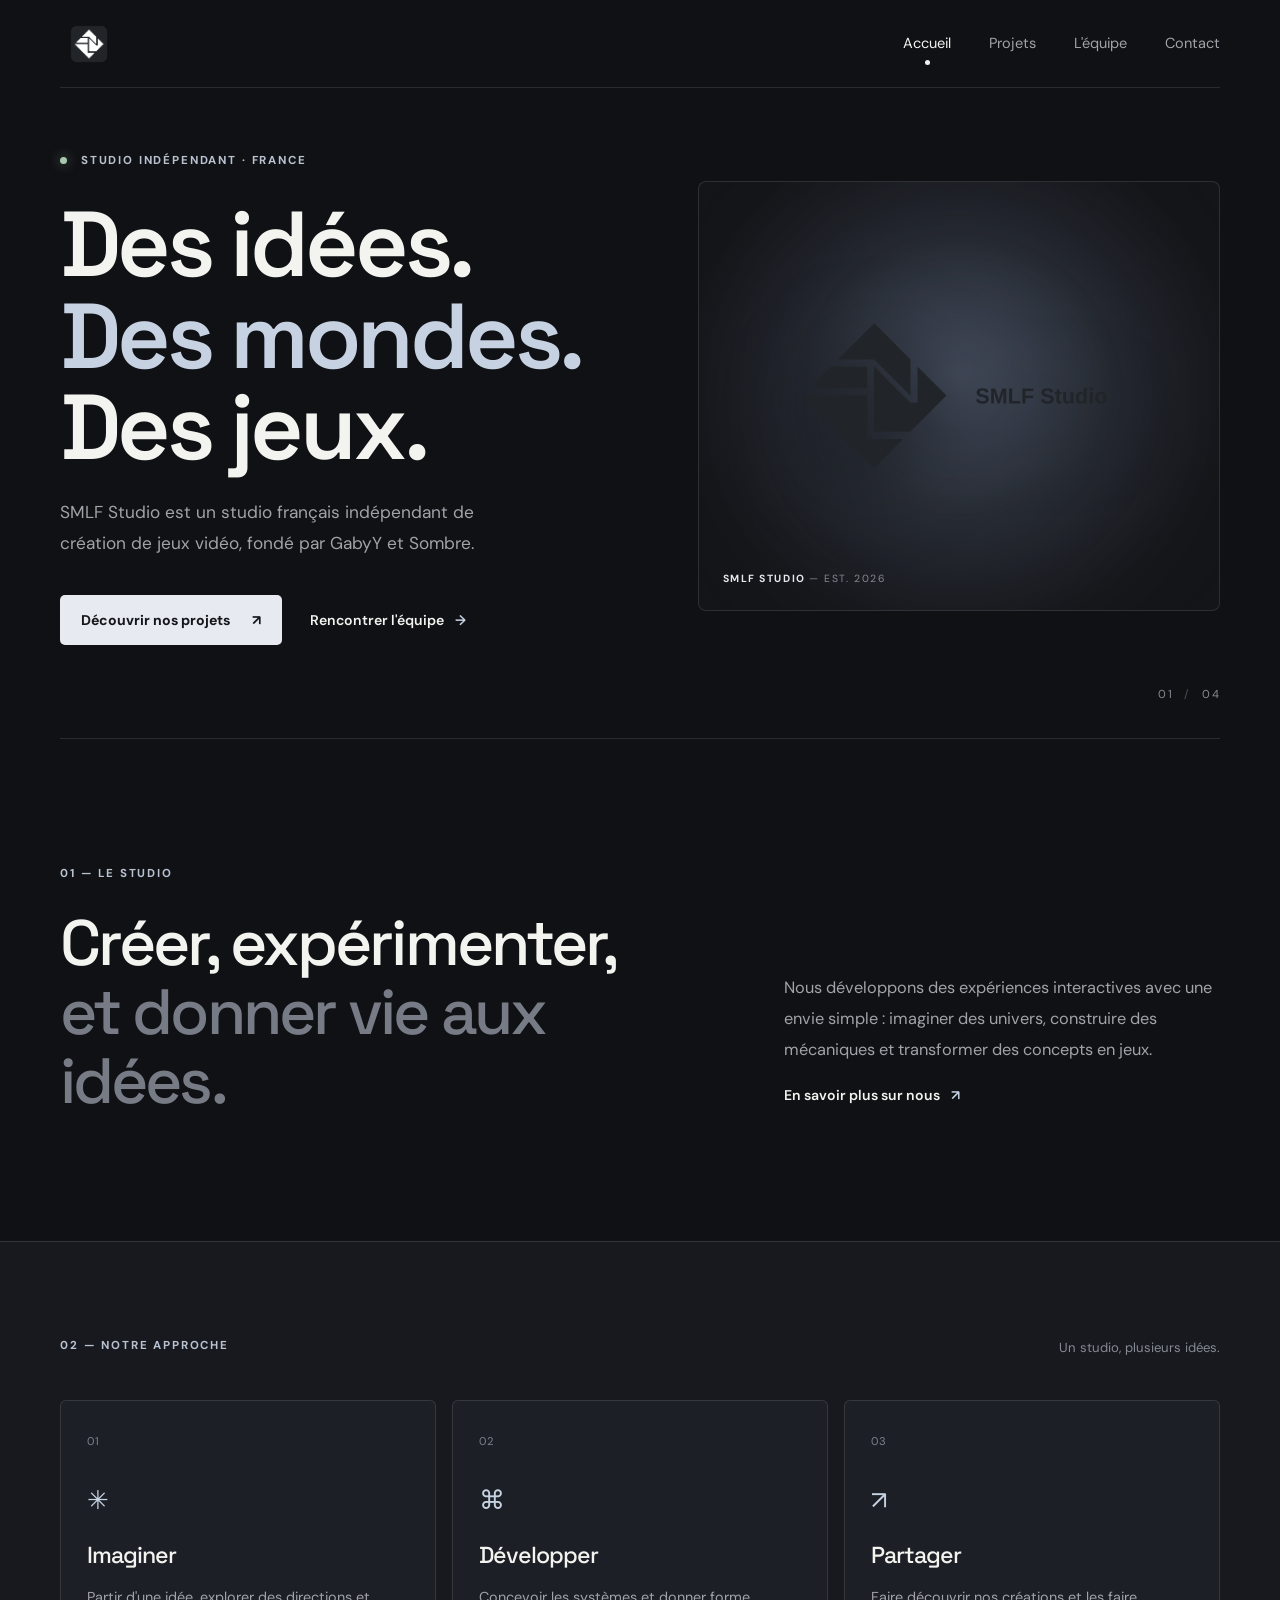
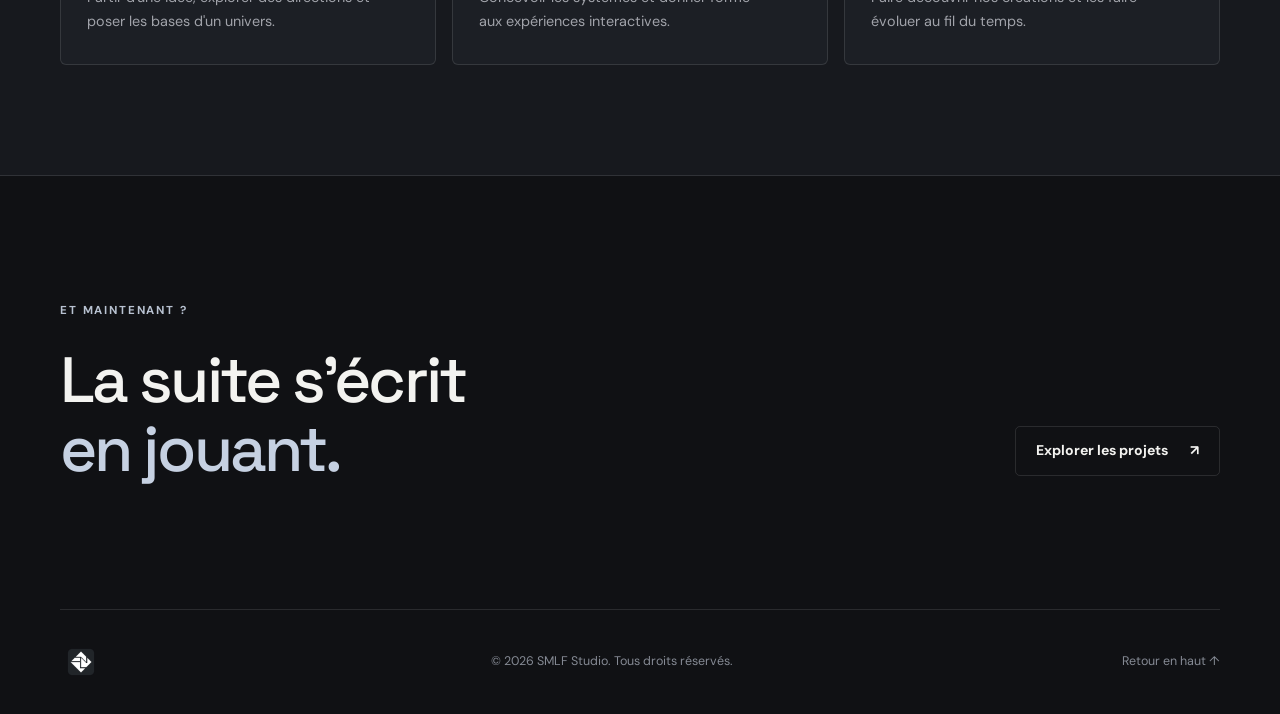
<file: index.html>
<!DOCTYPE html>
<html lang="fr">
<head>
  <meta charset="UTF-8">
  <meta name="viewport" content="width=device-width, initial-scale=1.0">
  <meta name="description" content="SMLF Studio, studio indépendant français de création de jeux vidéo fondé par GabyY et Sombre.">
  <meta name="theme-color" content="#101114">
  <title>SMLF Studio — Accueil</title>
  <link rel="icon" type="image/png" href="assets/logo.png">
  <link rel="preconnect" href="https://fonts.googleapis.com">
  <link rel="preconnect" href="https://fonts.gstatic.com" crossorigin>
  <link href="https://fonts.googleapis.com/css2?family=DM+Sans:wght@400;500;600;700&family=Space+Grotesk:wght@400;500;600;700&display=swap" rel="stylesheet">
  <link rel="stylesheet" href="styles.css">
  <script src="script.js" defer></script>
</head>
<body>
  <header class="site-header">
    <a class="brand" href="index.html" aria-label="SMLF Studio, accueil"><img src="assets/logo.png" alt="SMLF Studio"></a>
    <button class="menu-toggle" type="button" aria-label="Ouvrir le menu" aria-expanded="false" aria-controls="navigation"><span></span><span></span></button>
    <nav class="navigation" id="navigation" aria-label="Navigation principale">
      <a href="index.html" aria-current="page">Accueil</a>
      <a href="projets.html">Projets</a>
      <a href="equipe.html">L'équipe</a>
      <a href="contact.html">Contact</a>
    </nav>
  </header>

  <main>
    <section class="hero section-shell">
      <div class="hero-copy">
        <span class="eyebrow"><span class="status-dot"></span> STUDIO INDÉPENDANT · FRANCE</span>
        <h1>Des idées.<br><span class="text-gradient">Des mondes.</span><br>Des jeux.</h1>
        <p class="hero-description">SMLF Studio est un studio français indépendant de création de jeux vidéo, fondé par GabyY et Sombre.</p>
        <div class="hero-actions">
          <a class="button button-primary" href="projets.html">Découvrir nos projets <span aria-hidden="true">↗</span></a>
          <a class="text-link" href="equipe.html">Rencontrer l'équipe <span aria-hidden="true">→</span></a>
        </div>
      </div>
      <div class="hero-visual">
        <div class="visual-glow"></div>
        <img src="assets/logo-et-txt-sans-rect.png" alt="Identité visuelle de SMLF Studio">
        <span class="visual-caption">SMLF STUDIO <span>— EST. 2026</span></span>
      </div>
      <div class="hero-index" aria-hidden="true">01 <span>/</span> 04</div>
    </section>

    <section class="intro-section section-shell">
      <div class="section-heading">
        <span class="eyebrow">01 — LE STUDIO</span>
        <h2>Créer, expérimenter,<br><span class="muted">et donner vie aux idées.</span></h2>
      </div>
      <div class="intro-content">
        <p>Nous développons des expériences interactives avec une envie simple : imaginer des univers, construire des mécaniques et transformer des concepts en jeux.</p>
        <a class="arrow-link" href="equipe.html">En savoir plus sur nous <span aria-hidden="true">↗</span></a>
      </div>
    </section>

    <section class="focus-section">
      <div class="section-shell">
        <div class="section-topline">
          <span class="eyebrow">02 — NOTRE APPROCHE</span>
          <span class="section-note">Un studio, plusieurs idées.</span>
        </div>
        <div class="focus-grid">
          <article class="focus-card">
            <span class="card-number">01</span>
            <div class="focus-icon" aria-hidden="true">✳</div>
            <h3>Imaginer</h3>
            <p>Partir d'une idée, explorer des directions et poser les bases d'un univers.</p>
          </article>
          <article class="focus-card">
            <span class="card-number">02</span>
            <div class="focus-icon" aria-hidden="true">⌘</div>
            <h3>Développer</h3>
            <p>Concevoir les systèmes et donner forme aux expériences interactives.</p>
          </article>
          <article class="focus-card">
            <span class="card-number">03</span>
            <div class="focus-icon" aria-hidden="true">↗</div>
            <h3>Partager</h3>
            <p>Faire découvrir nos créations et les faire évoluer au fil du temps.</p>
          </article>
        </div>
      </div>
    </section>

    <section class="closing-section section-shell">
      <span class="eyebrow">ET MAINTENANT ?</span>
      <div class="closing-row">
        <h2>La suite s'écrit<br><span class="text-gradient">en jouant.</span></h2>
        <a class="button button-outline" href="projets.html">Explorer les projets <span aria-hidden="true">↗</span></a>
      </div>
    </section>
  </main>

  <footer class="site-footer">
    <a class="footer-brand" href="index.html"><img src="assets/logo.png" alt="SMLF Studio"></a>
    <p>© <span data-year>2026</span> SMLF Studio. Tous droits réservés.</p>
    <a href="#top" class="back-top">Retour en haut ↑</a>
  </footer>
</body>
</html>
</file>
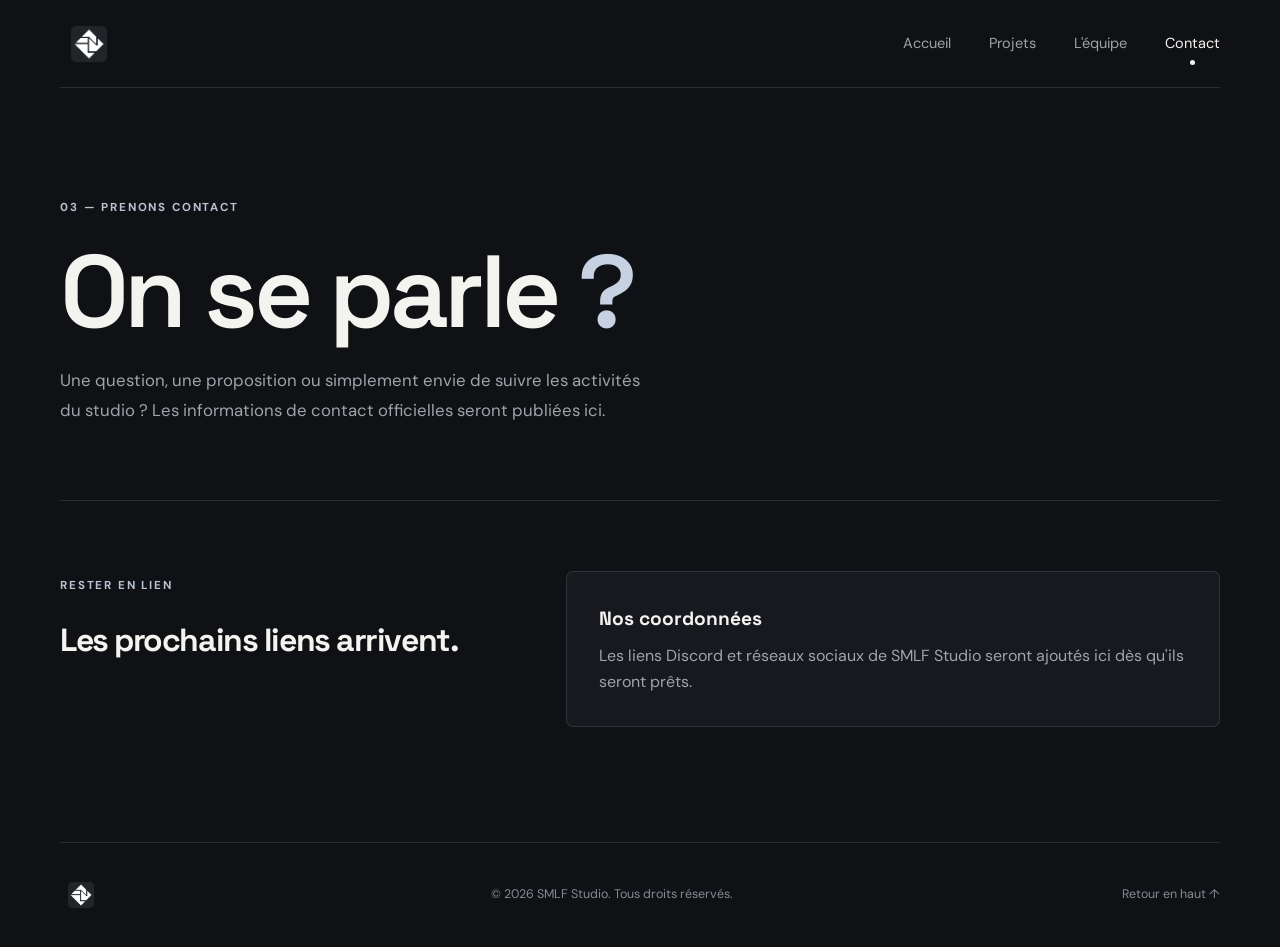
<file: contact.html>
<!DOCTYPE html>
<html lang="fr">
<head>
  <meta charset="UTF-8">
  <meta name="viewport" content="width=device-width, initial-scale=1.0">
  <meta name="description" content="Contacter SMLF Studio.">
  <meta name="theme-color" content="#101114">
  <title>Contact — SMLF Studio</title>
  <link rel="icon" type="image/png" href="assets/logo.png">
  <link rel="preconnect" href="https://fonts.googleapis.com">
  <link rel="preconnect" href="https://fonts.gstatic.com" crossorigin>
  <link href="https://fonts.googleapis.com/css2?family=DM+Sans:wght@400;500;600;700&family=Space+Grotesk:wght@400;500;600;700&display=swap" rel="stylesheet">
  <link rel="stylesheet" href="styles.css">
  <script src="script.js" defer></script>
</head>
<body>
  <header class="site-header">
    <a class="brand" href="index.html" aria-label="SMLF Studio, accueil"><img src="assets/logo.png" alt="SMLF Studio"></a>
    <button class="menu-toggle" type="button" aria-label="Ouvrir le menu" aria-expanded="false" aria-controls="navigation"><span></span><span></span></button>
    <nav class="navigation" id="navigation" aria-label="Navigation principale">
      <a href="index.html">Accueil</a><a href="projets.html">Projets</a><a href="equipe.html">L'équipe</a><a href="contact.html" aria-current="page">Contact</a>
    </nav>
  </header>
  <main>
    <section class="page-hero section-shell">
      <span class="eyebrow">03 — PRENONS CONTACT</span>
      <h1>On se parle<span class="text-gradient"> ?</span></h1>
      <p>Une question, une proposition ou simplement envie de suivre les activités du studio ? Les informations de contact officielles seront publiées ici.</p>
    </section>
    <section class="content-section section-shell">
      <div class="contact-layout">
        <div>
          <span class="eyebrow">RESTER EN LIEN</span>
          <h2 class="section-heading" style="font-size:2rem; margin-top:18px;">Les prochains liens arrivent.</h2>
        </div>
        <div class="contact-placeholder">
          <strong>Nos coordonnées</strong>
          <p>Les liens Discord et réseaux sociaux de SMLF Studio seront ajoutés ici dès qu'ils seront prêts.</p>
        </div>
      </div>
    </section>
  </main>
  <footer class="site-footer">
    <a class="footer-brand" href="index.html"><img src="assets/logo.png" alt="SMLF Studio"></a>
    <p>© <span data-year>2026</span> SMLF Studio. Tous droits réservés.</p>
    <a href="#" class="back-top">Retour en haut ↑</a>
  </footer>
</body>
</html>
</file>
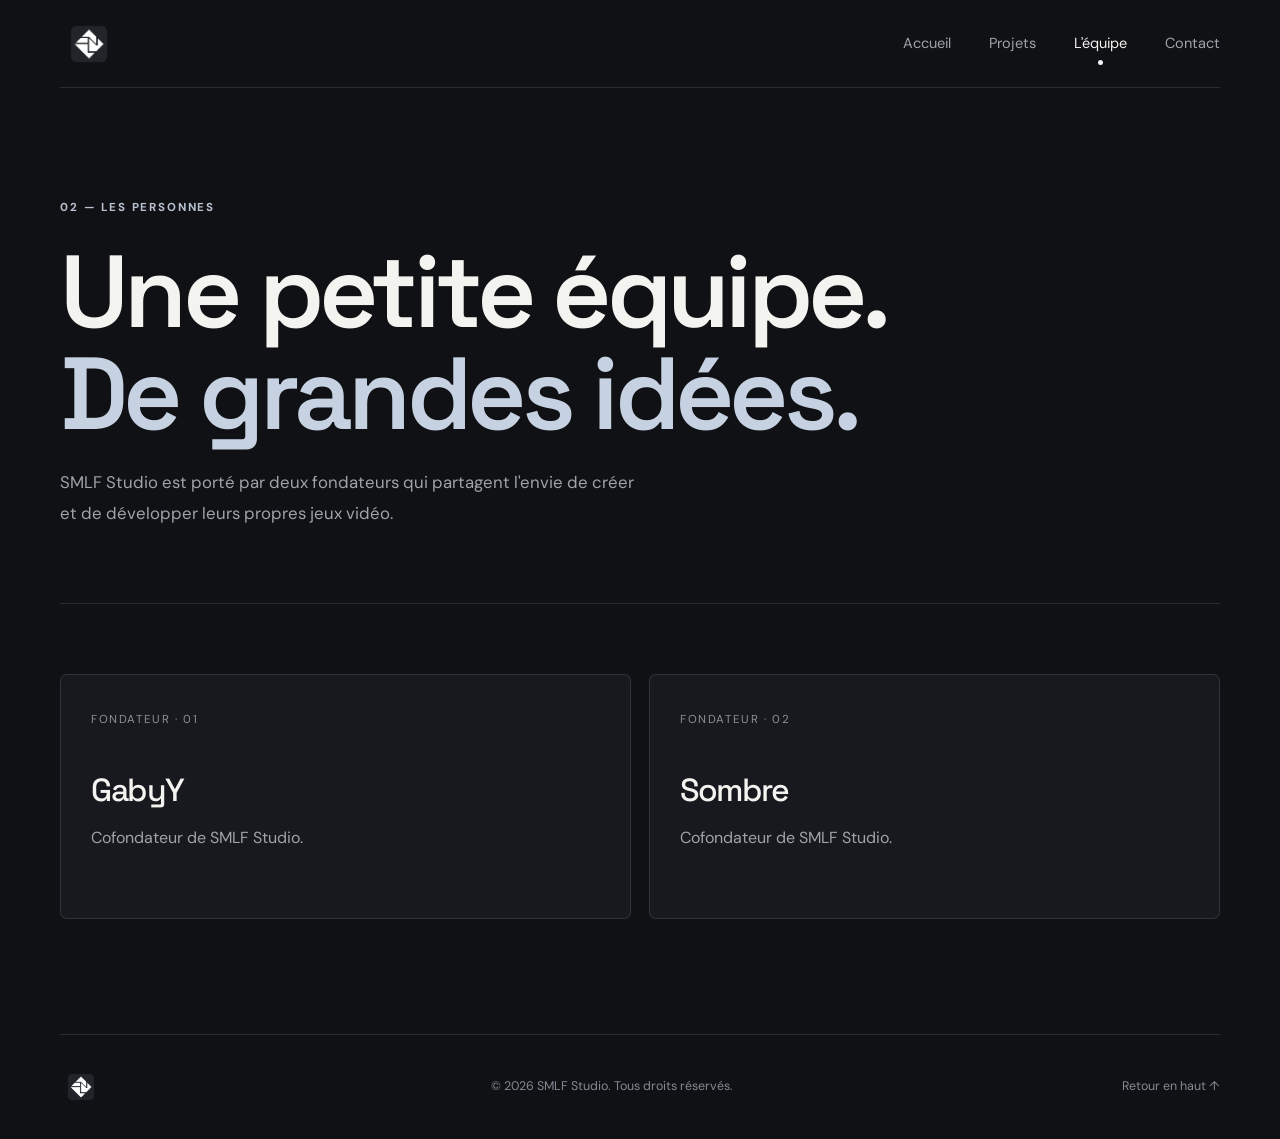
<file: equipe.html>
<!DOCTYPE html>
<html lang="fr">
<head>
  <meta charset="UTF-8">
  <meta name="viewport" content="width=device-width, initial-scale=1.0">
  <meta name="description" content="Découvrez les personnes derrière SMLF Studio.">
  <meta name="theme-color" content="#101114">
  <title>L'équipe — SMLF Studio</title>
  <link rel="icon" type="image/png" href="assets/logo.png">
  <link rel="preconnect" href="https://fonts.googleapis.com">
  <link rel="preconnect" href="https://fonts.gstatic.com" crossorigin>
  <link href="https://fonts.googleapis.com/css2?family=DM+Sans:wght@400;500;600;700&family=Space+Grotesk:wght@400;500;600;700&display=swap" rel="stylesheet">
  <link rel="stylesheet" href="styles.css">
  <script src="script.js" defer></script>
</head>
<body>
  <header class="site-header">
    <a class="brand" href="index.html" aria-label="SMLF Studio, accueil"><img src="assets/logo.png" alt="SMLF Studio"></a>
    <button class="menu-toggle" type="button" aria-label="Ouvrir le menu" aria-expanded="false" aria-controls="navigation"><span></span><span></span></button>
    <nav class="navigation" id="navigation" aria-label="Navigation principale">
      <a href="index.html">Accueil</a><a href="projets.html">Projets</a><a href="equipe.html" aria-current="page">L'équipe</a><a href="contact.html">Contact</a>
    </nav>
  </header>
  <main>
    <section class="page-hero section-shell">
      <span class="eyebrow">02 — LES PERSONNES</span>
      <h1>Une petite équipe.<br><span class="text-gradient">De grandes idées.</span></h1>
      <p>SMLF Studio est porté par deux fondateurs qui partagent l'envie de créer et de développer leurs propres jeux vidéo.</p>
    </section>
    <section class="content-section section-shell">
      <div class="team-grid">
        <article class="team-card">
          <span class="member-index">FONDATEUR · 01</span>
          <h2>GabyY</h2>
          <p>Cofondateur de SMLF Studio.</p>
        </article>
        <article class="team-card">
          <span class="member-index">FONDATEUR · 02</span>
          <h2>Sombre</h2>
          <p>Cofondateur de SMLF Studio.</p>
        </article>
      </div>
    </section>
  </main>
  <footer class="site-footer">
    <a class="footer-brand" href="index.html"><img src="assets/logo.png" alt="SMLF Studio"></a>
    <p>© <span data-year>2026</span> SMLF Studio. Tous droits réservés.</p>
    <a href="#" class="back-top">Retour en haut ↑</a>
  </footer>
</body>
</html>
</file>
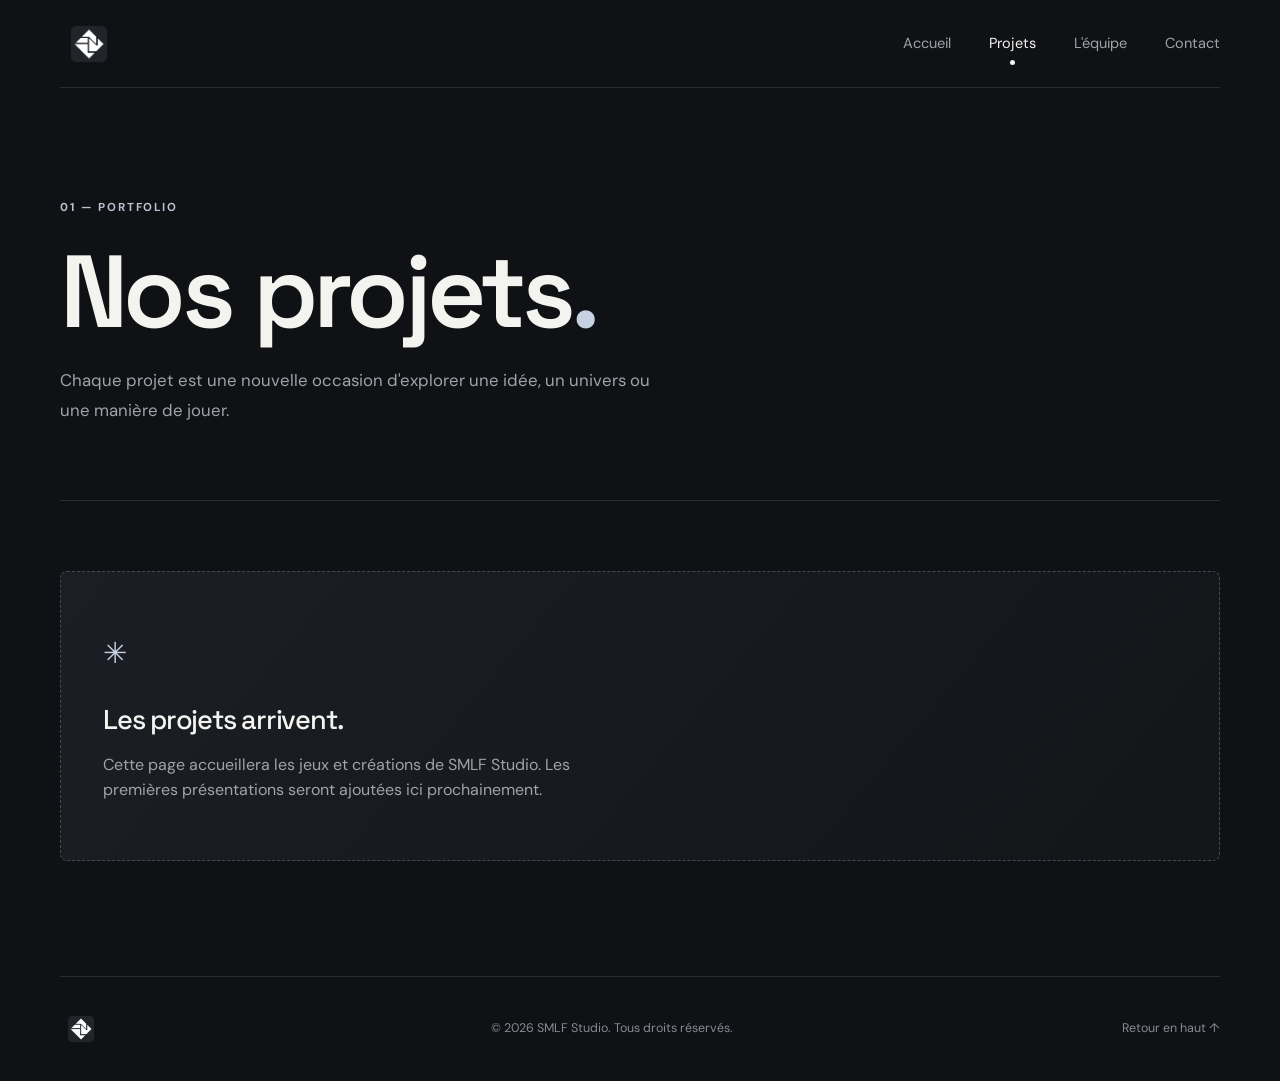
<file: projets.html>
<!DOCTYPE html>
<html lang="fr">
<head>
  <meta charset="UTF-8">
  <meta name="viewport" content="width=device-width, initial-scale=1.0">
  <meta name="description" content="Découvrez les projets développés par SMLF Studio.">
  <meta name="theme-color" content="#101114">
  <title>Projets — SMLF Studio</title>
  <link rel="icon" type="image/png" href="assets/logo.png">
  <link rel="preconnect" href="https://fonts.googleapis.com">
  <link rel="preconnect" href="https://fonts.gstatic.com" crossorigin>
  <link href="https://fonts.googleapis.com/css2?family=DM+Sans:wght@400;500;600;700&family=Space+Grotesk:wght@400;500;600;700&display=swap" rel="stylesheet">
  <link rel="stylesheet" href="styles.css">
  <script src="script.js" defer></script>
</head>
<body>
  <header class="site-header">
    <a class="brand" href="index.html" aria-label="SMLF Studio, accueil"><img src="assets/logo.png" alt="SMLF Studio"></a>
    <button class="menu-toggle" type="button" aria-label="Ouvrir le menu" aria-expanded="false" aria-controls="navigation"><span></span><span></span></button>
    <nav class="navigation" id="navigation" aria-label="Navigation principale">
      <a href="index.html">Accueil</a><a href="projets.html" aria-current="page">Projets</a><a href="equipe.html">L'équipe</a><a href="contact.html">Contact</a>
    </nav>
  </header>
  <main>
    <section class="page-hero section-shell">
      <span class="eyebrow">01 — PORTFOLIO</span>
      <h1>Nos projets<span class="text-gradient">.</span></h1>
      <p>Chaque projet est une nouvelle occasion d'explorer une idée, un univers ou une manière de jouer.</p>
    </section>
    <section class="content-section section-shell">
      <div class="empty-panel">
        <span class="empty-mark" aria-hidden="true">✳</span>
        <h2>Les projets arrivent.</h2>
        <p>Cette page accueillera les jeux et créations de SMLF Studio. Les premières présentations seront ajoutées ici prochainement.</p>
      </div>
    </section>
  </main>
  <footer class="site-footer">
    <a class="footer-brand" href="index.html"><img src="assets/logo.png" alt="SMLF Studio"></a>
    <p>© <span data-year>2026</span> SMLF Studio. Tous droits réservés.</p>
    <a href="#" class="back-top">Retour en haut ↑</a>
  </footer>
</body>
</html>
</file>
<file: styles.css>
:root {
  color-scheme: dark;
  --background: #101114;
  --surface: #17191e;
  --surface-light: #20232a;
  --text: #f3f3f0;
  --muted: #a1a3aa;
  --line: rgba(255,255,255,.11);
  --accent: #c7d0df;
  --accent-strong: #eef2f8;
  --font-body: "DM Sans", sans-serif;
  --font-display: "Space Grotesk", sans-serif;
  --page-width: 1160px;
}
* { box-sizing: border-box; }
html { scroll-behavior: smooth; scroll-padding-top: 100px; }
body { margin: 0; background: var(--background); color: var(--text); font-family: var(--font-body); line-height: 1.6; -webkit-font-smoothing: antialiased; }
a { color: inherit; text-decoration: none; }
button { font: inherit; }
img { display: block; max-width: 100%; }
::selection { background: #c7d0df; color: #101114; }
.site-header { width: min(var(--page-width), calc(100% - 64px)); height: 88px; margin: auto; display: flex; align-items: center; justify-content: space-between; border-bottom: 1px solid var(--line); position: relative; z-index: 10; }
.brand img { width: 58px; height: 58px; object-fit: contain; }
.navigation { display: flex; align-items: center; gap: 38px; }
.navigation a { color: var(--muted); font-size: .91rem; transition: color .2s ease; }
.navigation a:hover, .navigation a[aria-current="page"] { color: var(--text); }
.navigation a[aria-current="page"]::after { content: ""; display: block; width: 5px; height: 5px; margin: 5px auto -10px; border-radius: 50%; background: var(--accent-strong); }
.menu-toggle { display: none; }
.section-shell { width: min(var(--page-width), calc(100% - 64px)); margin-inline: auto; }
.hero { min-height: 650px; display: grid; grid-template-columns: 1.05fr .95fr; align-items: center; gap: 60px; padding-top: 55px; padding-bottom: 90px; position: relative; }
.eyebrow { color: #b8c2d1; font-size: .72rem; font-weight: 700; letter-spacing: .16em; }
.status-dot { display: inline-block; width: 7px; height: 7px; margin-right: 9px; border-radius: 50%; background: #a8c9ae; box-shadow: 0 0 12px #a8c9ae88; }
h1, h2, h3, p { margin-top: 0; }
h1, h2, h3 { font-family: var(--font-display); letter-spacing: -.045em; }
.hero h1 { margin: 28px 0 24px; font-size: clamp(4rem, 7.2vw, 6.7rem); line-height: .99; font-weight: 600; }
.text-gradient { color: #c6d1e2; }
.hero-description { max-width: 460px; color: var(--muted); font-size: 1.08rem; line-height: 1.8; }
.hero-actions { display: flex; align-items: center; flex-wrap: wrap; gap: 28px; margin-top: 36px; }
.button { min-height: 50px; padding: 0 20px; display: inline-flex; align-items: center; justify-content: center; gap: 22px; border: 1px solid transparent; border-radius: 5px; font-size: .88rem; font-weight: 700; transition: transform .2s ease, background .2s ease, border-color .2s ease; }
.button:hover { transform: translateY(-2px); }
.button-primary { background: #e7ebf1; color: #14161a; }
.button-primary:hover { background: #fff; }
.button-outline { border-color: var(--line); }
.button-outline:hover { border-color: #c6d1e2; background: #ffffff08; }
.text-link, .arrow-link { color: var(--text); font-size: .88rem; font-weight: 600; }
.text-link span, .arrow-link span { margin-left: 8px; color: #c6d1e2; }
.hero-visual { min-height: 430px; display: grid; place-items: center; position: relative; overflow: hidden; border: 1px solid var(--line); border-radius: 8px; background: radial-gradient(ellipse at 50% 45%, #343b4a 0%, #1b1e25 42%, #141519 76%); }
.hero-visual img { width: 88%; max-height: 340px; object-fit: contain; position: relative; z-index: 1; filter: drop-shadow(0 18px 42px #0008); }
.visual-glow { position: absolute; width: 70%; aspect-ratio: 1; border-radius: 50%; background: #9aabc522; filter: blur(70px); }
.visual-caption { position: absolute; bottom: 22px; left: 24px; color: #e5e9f0; font-size: .65rem; letter-spacing: .15em; font-weight: 700; }
.visual-caption span { color: #858a94; font-weight: 400; }
.hero-index { position: absolute; right: 0; bottom: 34px; color: #858a94; font-size: .72rem; letter-spacing: .12em; }
.hero-index span { padding-inline: 7px; color: #4d515a; }
.intro-section { padding-top: 120px; padding-bottom: 125px; display: grid; grid-template-columns: 1.2fr .8fr; gap: 70px; border-top: 1px solid var(--line); }
.section-heading h2, .closing-row h2 { margin: 24px 0 0; font-size: clamp(2.5rem, 5vw, 4.5rem); line-height: 1.08; font-weight: 500; }
.muted { color: #777b85; }
.intro-content { align-self: end; padding-bottom: 8px; }
.intro-content p { max-width: 440px; color: var(--muted); font-size: 1.02rem; line-height: 1.9; }
.focus-section { padding: 95px 0 110px; background: #17191e; border-block: 1px solid var(--line); }
.section-topline { display: flex; justify-content: space-between; gap: 20px; margin-bottom: 42px; }
.section-note { color: #858a94; font-size: .82rem; }
.focus-grid { display: grid; grid-template-columns: repeat(3, 1fr); gap: 16px; }
.focus-card { min-height: 265px; padding: 26px; position: relative; border: 1px solid var(--line); border-radius: 6px; background: #1c1f25; }
.card-number { color: #7c828e; font-size: .7rem; letter-spacing: .12em; }
.focus-icon { margin: 28px 0 16px; color: #c6d1e2; font-size: 1.6rem; }
.focus-card h3 { margin-bottom: 10px; font-size: 1.45rem; font-weight: 500; }
.focus-card p { max-width: 290px; margin-bottom: 0; color: var(--muted); font-size: .9rem; line-height: 1.7; }
.closing-section { padding-top: 120px; padding-bottom: 125px; }
.closing-row { display: flex; align-items: end; justify-content: space-between; gap: 30px; }
.closing-row .button { margin-bottom: 8px; }
.site-footer { width: min(var(--page-width), calc(100% - 64px)); min-height: 105px; margin: auto; display: flex; align-items: center; justify-content: space-between; gap: 20px; border-top: 1px solid var(--line); }
.footer-brand img { width: 42px; height: 42px; object-fit: contain; }
.site-footer p, .back-top { margin: 0; color: #858a94; font-size: .78rem; }
.back-top:hover { color: var(--text); }
.page-hero { padding-top: 105px; padding-bottom: 75px; border-bottom: 1px solid var(--line); }
.page-hero h1 { max-width: 850px; margin: 22px 0; font-size: clamp(3.4rem, 8vw, 6.5rem); line-height: 1; font-weight: 600; }
.page-hero p { max-width: 590px; margin-bottom: 0; color: var(--muted); font-size: 1.05rem; line-height: 1.8; }
.content-section { padding-top: 70px; padding-bottom: 115px; }
.empty-panel { min-height: 290px; padding: 42px; display: flex; flex-direction: column; align-items: flex-start; justify-content: center; border: 1px dashed #454953; border-radius: 7px; background: linear-gradient(130deg, #1b1e24, #141519); }
.empty-panel .empty-mark { margin-bottom: 22px; color: #c6d1e2; font-size: 1.8rem; }
.empty-panel h2 { margin-bottom: 10px; font-size: 1.7rem; font-weight: 500; }
.empty-panel p { max-width: 500px; margin: 0; color: var(--muted); }
.team-grid { display: grid; grid-template-columns: repeat(2, minmax(0, 1fr)); gap: 18px; }
.team-card { min-height: 245px; padding: 30px; border: 1px solid var(--line); border-radius: 7px; background: var(--surface); }
.team-card .member-index { color: #8a909b; font-size: .72rem; letter-spacing: .14em; }
.team-card h2 { margin: 35px 0 8px; font-size: 2rem; font-weight: 500; }
.team-card p { margin: 0; color: var(--muted); }
.contact-layout { display: grid; grid-template-columns: .8fr 1.2fr; gap: 70px; }
.contact-note { max-width: 360px; color: var(--muted); line-height: 1.8; }
.contact-placeholder { padding: 32px; border: 1px solid var(--line); border-radius: 7px; background: var(--surface); }
.contact-placeholder strong { display: block; margin-bottom: 8px; font-family: var(--font-display); font-size: 1.2rem; }
.contact-placeholder p { margin: 0; color: var(--muted); }
@media (max-width: 760px) {
  .site-header, .section-shell, .site-footer { width: calc(100% - 40px); }
  .site-header { height: 74px; }
  .brand img { width: 50px; height: 50px; }
  .menu-toggle { width: 42px; height: 42px; display: flex; flex-direction: column; align-items: center; justify-content: center; gap: 6px; border: 1px solid var(--line); border-radius: 5px; background: transparent; cursor: pointer; }
  .menu-toggle span { width: 17px; height: 1px; background: var(--text); transition: transform .2s ease; }
  .menu-toggle[aria-expanded="true"] span:first-child { transform: translateY(3.5px) rotate(45deg); }
  .menu-toggle[aria-expanded="true"] span:last-child { transform: translateY(-3.5px) rotate(-45deg); }
  .navigation { position: absolute; top: 73px; left: -20px; right: -20px; display: none; flex-direction: column; align-items: stretch; gap: 0; padding: 12px 20px 20px; border-bottom: 1px solid var(--line); background: #101114f5; backdrop-filter: blur(14px); }
  .navigation.is-open { display: flex; }
  .navigation a { padding: 13px 0; }
  .navigation a[aria-current="page"]::after { display: none; }
  .hero { min-height: auto; grid-template-columns: 1fr; gap: 42px; padding-top: 72px; padding-bottom: 78px; }
  .hero h1 { font-size: clamp(3.8rem, 17vw, 5.5rem); }
  .hero-visual { min-height: 300px; }
  .hero-visual img { max-height: 245px; }
  .hero-index { bottom: 25px; }
  .intro-section { grid-template-columns: 1fr; gap: 32px; padding-top: 82px; padding-bottom: 85px; }
  .focus-section { padding: 75px 0; }
  .focus-grid { grid-template-columns: 1fr; }
  .focus-card { min-height: 225px; }
  .closing-section { padding-top: 85px; padding-bottom: 85px; }
  .closing-row { align-items: flex-start; flex-direction: column; }
  .site-footer { min-height: 130px; flex-wrap: wrap; padding: 22px 0; }
  .site-footer p { order: 3; width: 100%; }
  .page-hero { padding-top: 75px; padding-bottom: 55px; }
  .page-hero h1 { font-size: clamp(3.3rem, 15vw, 5rem); }
  .content-section { padding-top: 45px; padding-bottom: 80px; }
  .team-grid, .contact-layout { grid-template-columns: 1fr; gap: 16px; }
  .contact-layout { gap: 30px; }
  .empty-panel { min-height: 250px; padding: 28px; }
}
@media (prefers-reduced-motion: reduce) {
  *, *::before, *::after { scroll-behavior: auto !important; transition-duration: .01ms !important; animation-duration: .01ms !important; }
}
</file>
